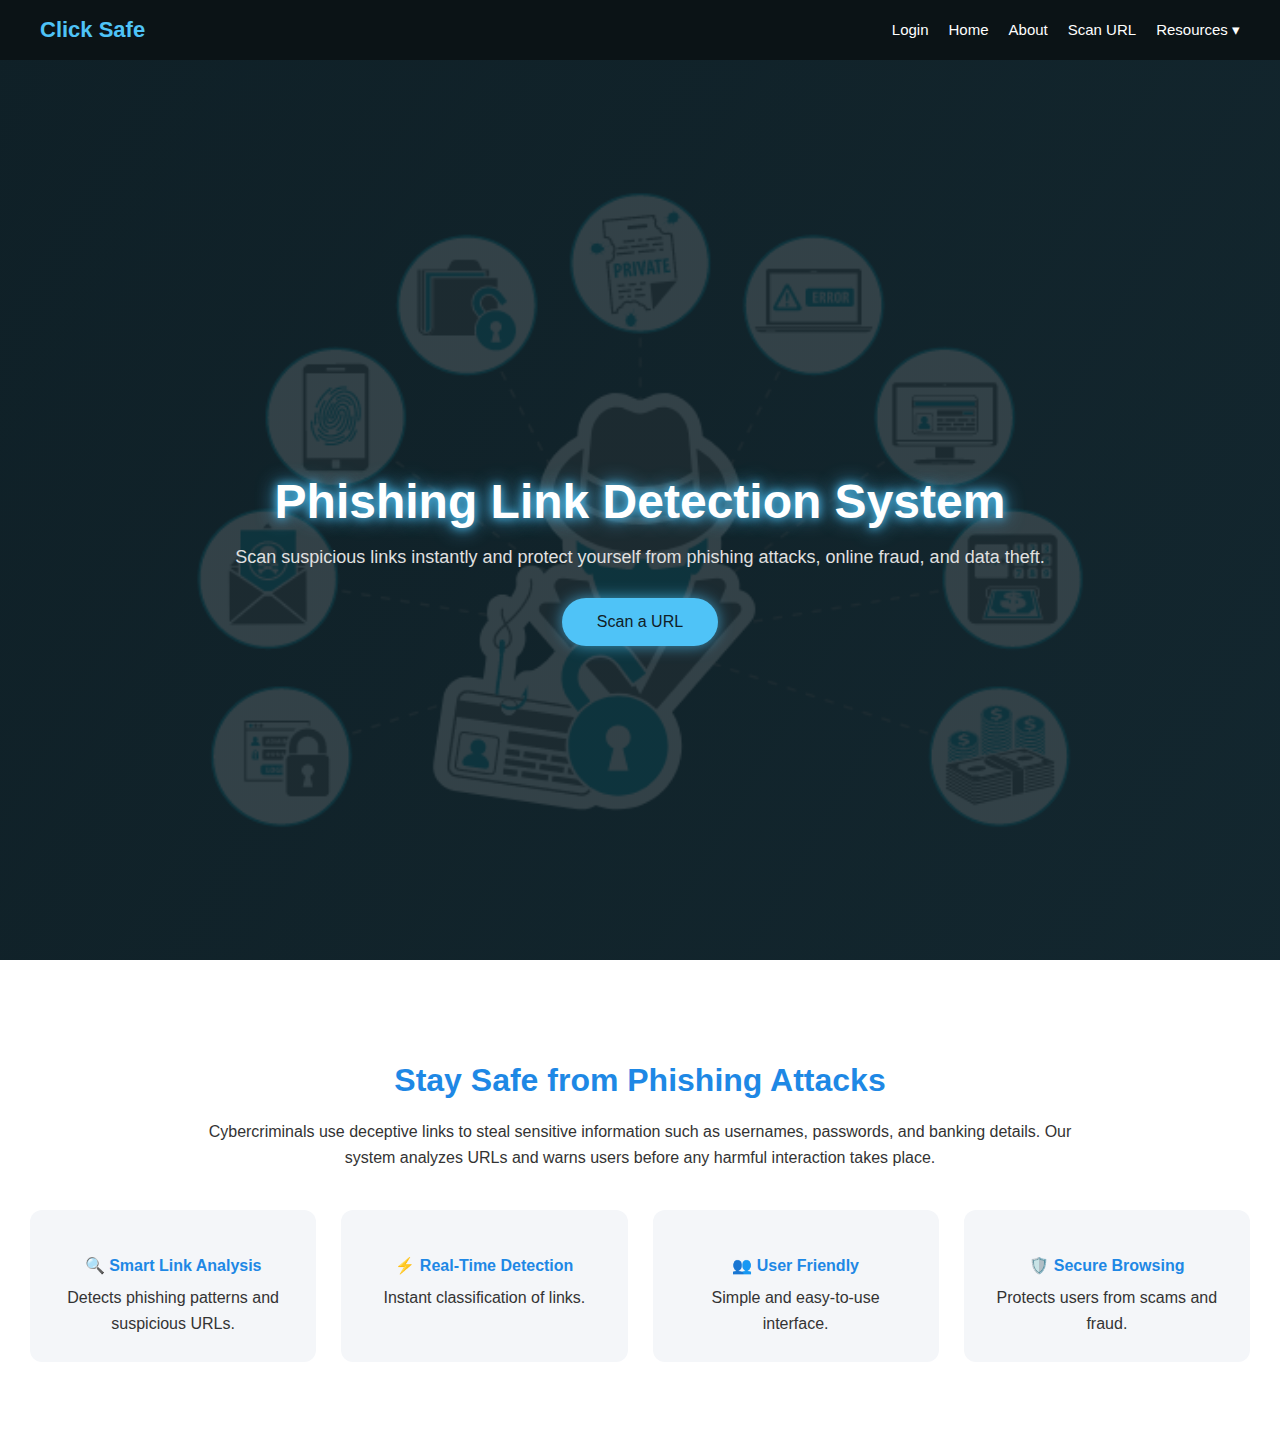
<file: index.html>
<!DOCTYPE html>
<html lang="en">
<head>

<title>Phishing Link Detection System</title>

<style>
    * {
        box-sizing: border-box;
    }

    body {
    margin: 0;
    padding-top: 60px;   /* SAME as navbar height */
    font-family: Arial, sans-serif;
    color: white;
    overflow-x: hidden;
    background: linear-gradient(120deg, #0f2027, #203a43, #2c5364);
}

    /* DROPDOWN MENU */
.dropdown {
    position: relative;
}


.dropdown-menu {
    display: none;
    position: absolute;
    top: 35px;
    right: 0;
    background: rgba(0, 0, 0, 0.85);
    min-width: 180px;
    border-radius: 8px;
    padding: 10px 0;
    z-index: 100;
}

.dropdown-menu li {
    list-style: none;
}

.dropdown-menu li a {
    color: white;
    padding: 10px 15px;
    display: block;
    font-size: 14px;
}

.dropdown-menu li a:hover {
    background: #4fc3f7;
    color: #0f2027;
}

/* Show dropdown */
.dropdown-menu.show {
    display: block;
}


    /* NAVBAR */
   nav {
    position: fixed;
    top: 0;
    left: 0;
    width: 100%;
    height: 60px;
    display: flex;
    justify-content: space-between;
    align-items: center;
    padding: 0 40px;
    background: #0b1316;   /* solid dark */
    z-index: 9999;        /* stays on top */
}


    nav h1 {
        color: #4fc3f7;
        font-size: 22px;
    }

    nav ul {
        list-style: none;
        display: flex;
        gap: 20px;
        margin: 0;
        padding: 0;
    }

    nav ul li a {
    color: #ffffff;
    text-decoration: none;
    font-size: 15px;
    transition: color 0.3s;
}

nav ul li a:hover {
    color: #4fc3f7;
}


    /* HERO SECTION */
    .hero {
        min-height: 100vh;
        display: flex;
        align-items: center;
        justify-content: center;
        text-align: center;
        padding: 120px 20px 60px;

         background:
        linear-gradient(
            rgba(15, 32, 39, 0.85),
            rgba(15, 32, 39, 0.85)
        ),
        url("phishing.png");

    background-repeat: no-repeat;
    background-size: contain;   /* IMPORTANT */
    background-position: center center; /* FORCE CENTER */
    }

    .hero-content {
        max-width: 900px;
        animation: fadeUp 1.5s ease;
    }

    .hero h2 {
        font-size: 48px;
        margin-bottom: 15px;
        text-shadow: 0 0 10px #4fc3f7,
                     0 0 20px #4fc3f7;
    }

    .hero p {
        font-size: 18px;
        margin-bottom: 30px;
        color: #e0e0e0;
    }

    .hero button {
        padding: 15px 35px;
        border-radius: 30px;
        border: none;
        background: #4fc3f7;
        color: #0f2027;
        font-size: 16px;
        cursor: pointer;
        box-shadow: 0 0 15px rgba(79,195,247,0.7);
        transition: transform 0.3s, box-shadow 0.3s;
    }

    .hero button:hover {
        transform: scale(1.05);
        box-shadow: 0 0 25px rgba(79,195,247,1);
    }

    /* INFO SECTION */
    .info {
        background: #ffffff;
        color: #333;
        padding: 70px 30px;
        text-align: center;
    }

    .info h3 {
        font-size: 32px;
        color: #1e88e5;
        margin-bottom: 20px;
    }

    .info p {
        max-width: 900px;
        margin: auto;
        font-size: 16px;
        line-height: 1.6;
    }

    /* CARDS */
    .cards {
        display: grid;
        grid-template-columns: repeat(auto-fit, minmax(250px, 1fr));
        gap: 25px;
        margin-top: 40px;
    }

    .card {
        background: #f4f6f9;
        padding: 25px;
        border-radius: 12px;
        transition: transform 0.3s;
    }

    .card:hover {
        transform: translateY(-5px);
    }

    .card h4 {
        color: #1e88e5;
        margin-bottom: 10px;
    }

    

    /* ANIMATION */
    @keyframes fadeUp {
        from {
            opacity: 0;
            transform: translateY(40px);
        }
        to {
            opacity: 1;
            transform: translateY(0);
        }
    }

    /* MOBILE RESPONSIVE */
    @media (max-width: 768px) {
        nav {
            flex-direction: column;
            gap: 20px;
        }

        .hero h2 {
            font-size: 34px;
        }

        .hero p {
            font-size: 16px;
        }

        nav ul {
            flex-wrap: wrap;
            justify-content: center;
        }
    }
</style>
</head>
<script>
function toggleDropdown() {
    document.getElementById("resourcesMenu").classList.toggle("show");
}

// Close dropdown when clicking outside
window.onclick = function(event) {
    if (!event.target.matches('.dropdown a')) {
        let dropdown = document.getElementById("resourcesMenu");
        if (dropdown.classList.contains('show')) {
            dropdown.classList.remove('show');
        }
    }
}
</script>



<body>

<!-- NAVBAR -->
<nav>
    <h1>Click Safe </h1>
    <ul>
        <li><a href="login.html">Login</a></li>
        <li><a href="index.html">Home</a></li>
        <li><a href="about.html">About</a></li>
        <li><a href="scan url.html">Scan URL</a></li>
        
        <li class="dropdown">
    <a href="#" onclick="toggleDropdown()">Resources ▾</a>
    <ul class="dropdown-menu" id="resourcesMenu">
        <li><a href="resources.html">All Resources</a></li>
        <li><a href="Phishing Detection.html">Phishing Detection</a></li>
       <li><a href="Detection Reports.html">Detection Reports</a></li>
        <li><a href="URL Safety Checker.html">URL Safety Checker</a></li>
    </ul>
</li>


        
    </ul>
</nav>

<!-- HERO -->
<section class="hero">
    <div class="hero-content">
        <h2>Phishing Link Detection System</h2>
        <p>
            Scan suspicious links instantly and protect yourself from phishing attacks,
            online fraud, and data theft.
        </p>
        <button onclick="location.href='scan url.html'">
            Scan a URL
        </button>
    </div>
</section>

<!-- INFO -->
<section class="info">
    <h3>Stay Safe from Phishing Attacks</h3>
    <p>
        Cybercriminals use deceptive links to steal sensitive information such as usernames,
        passwords, and banking details. Our system analyzes URLs and warns users before any
        harmful interaction takes place.
    </p>

    <div class="cards">
        <div class="card">
            <h4>🔍 Smart Link Analysis</h4>
            <p>Detects phishing patterns and suspicious URLs.</p>
        </div>
        <div class="card">
            <h4>⚡ Real-Time Detection</h4>
            <p>Instant classification of links.</p>
        </div>
        <div class="card">
            <h4>👥 User Friendly</h4>
            <p>Simple and easy-to-use interface.</p>
        </div>
        <div class="card">
            <h4>🛡️ Secure Browsing</h4>
            <p>Protects users from scams and fraud.</p>
        </div>
    </div>
</section>



</body>
</html>
</file>
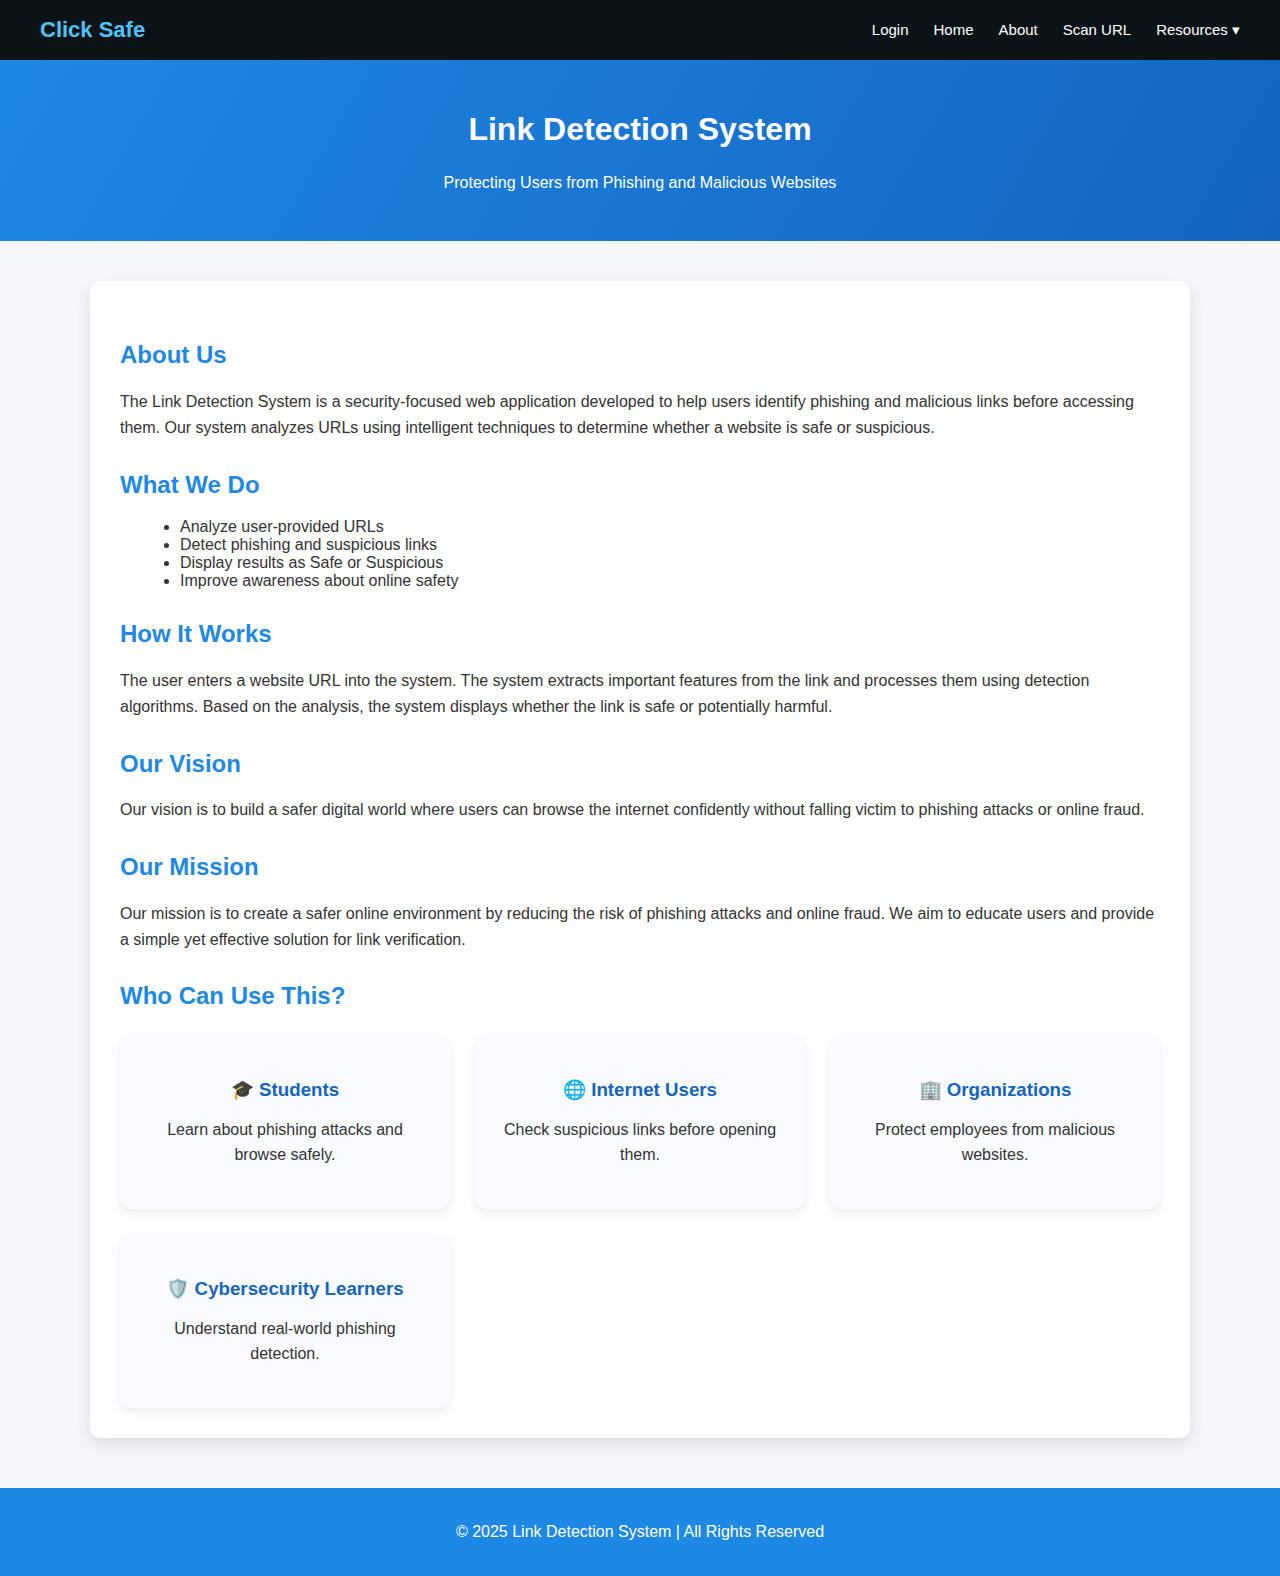
<file: About.html>
<!DOCTYPE html>
<html lang="en">
<head>
    
    <title>About Us</title>

    <style>
        * {
            box-sizing: border-box;
        }

        body {
            font-family: Arial, sans-serif;
            margin: 0;
            background-color: #f4f6f9;
            color: #333;
        }
        /* ===== NAVBAR ===== */
.navbar {
    position: fixed;
    top: 0;
    left: 0;
    width: 100%;
    height: 60px;
    background: #0b1316;
    display: flex;
    align-items: center;
    justify-content: space-between;
    padding: 0 40px;
    z-index: 9999;
}

.logo {
    color: #4fc3f7;
    font-size: 22px;
}

.nav-links {
    list-style: none;
    display: flex;
    gap: 25px;
}

.nav-links li a {
    color: white;
    text-decoration: none;
    font-size: 15px;
}

.nav-links li a:hover {
    color: #4fc3f7;
}

/* DROPDOWN */
.dropdown {
    position: relative;
}

.dropdown-menu {
    display: none;
    position: absolute;
    top: 35px;
    right: 0;
    background: #111;
    list-style: none;
    min-width: 180px;
    border-radius: 6px;
    padding: 8px 0;
}

.dropdown-menu li a {
    padding: 8px 16px;
    display: block;
}

.dropdown-menu li a:hover {
    background: #1a1a1a;
}

.dropdown-menu.show {
    display: block;
}

/* PUSH CONTENT DOWN */
body {
    padding-top: 60px;
}



        /* HEADER */
        header {
            background: linear-gradient(120deg, #1e88e5, #1565c0);
            color: white;
            padding: 30px;
            text-align: center;
            animation: fadeDown 1.2s ease;
        }

        /* CONTAINER */
        .container {
            max-width: 1100px;
            margin: 40px auto;
            background: #fff;
            padding: 30px;
            border-radius: 10px;
            box-shadow: 0 6px 15px rgba(0,0,0,0.1);
            animation: fadeUp 1.2s ease;
        }

        h2 {
            color: #1e88e5;
            margin-top: 30px;
        }

        p {
            line-height: 1.6;
        }

        ul {
            margin-left: 20px;
        }

        /* CARDS */
        .cards {
            display: grid;
            grid-template-columns: repeat(auto-fit, minmax(250px, 1fr));
            gap: 25px;
            margin-top: 25px;
        }

        .card {
            background: #f9fbff;
            padding: 25px;
            border-radius: 12px;
            text-align: center;
            transition: transform 0.3s ease, box-shadow 0.3s ease;
            box-shadow: 0 4px 10px rgba(0,0,0,0.08);
        }

        .card:hover {
            transform: translateY(-10px) scale(1.02);
            box-shadow: 0 10px 25px rgba(0,0,0,0.15);

        }
        .card:active {
        background-color: aqua;
}


        .card h3 {
            color: #1565c0;
            margin-bottom: 10px;
        }

        /* FOOTER */
        footer {
            text-align: center;
            padding: 15px;
            background-color: #1e88e5;
            color: white;
            margin-top: 50px;
        }

        /* ANIMATIONS */
        @keyframes fadeUp {
            from {
                opacity: 0;
                transform: translateY(40px);
            }
            to {
                opacity: 1;
                transform: translateY(0);
            }
        }

        @keyframes fadeDown {
            from {
                opacity: 0;
                transform: translateY(-40px);
            }
            to {
                opacity: 1;
                transform: translateY(0);
            }
        }

         /* MOBILE RESPONSIVE */
    @media (max-width: 768px) {
        nav {
            flex-direction: column;
            gap: 20px;
        }

        .hero h2 {
            font-size: 34px;
        }

        .hero p {
            font-size: 16px;
        }

        nav ul {
            flex-wrap: wrap;
            justify-content: center;
        }
    }
    </style>
</head>
<script>
function toggleDropdown(e) {
    e.preventDefault();
    document.getElementById("resourcesMenu").classList.toggle("show");
}

window.onclick = function(event) {
    if (!event.target.closest(".dropdown")) {
        let menu = document.getElementById("resourcesMenu");
        if (menu) menu.classList.remove("show");
    }
}
</script>

<body>
<!-- NAVBAR -->
<nav class="navbar">
    <h1 class="logo">Click Safe</h1>
    <ul class="nav-links">
        <li><a href="login.html">Login</a></li>
        <li><a href="index.html">Home</a></li>
        <li><a href="About.html">About</a></li>
        <li><a href="scan url.html">Scan URL</a></li>

        <li class="dropdown">
            <a href="#" onclick="toggleDropdown(event)">Resources ▾</a>
            <ul class="dropdown-menu" id="resourcesMenu">
                <li><a href="resources.html">All Resources</a></li>
                <li><a href="Phishing Detection.html">Phishing Detection</a></li>
               <li><a href="Detection Reports.html">Detection Reports</a></li>
                <li><a href="URL Safety Checker.html">URL Safety Checker</a></li>
            </ul>
        </li>
    </ul>
</nav>

<header>
    <h1>Link Detection System</h1>
    <p>Protecting Users from Phishing and Malicious Websites</p>
</header>

<div class="container">

    <h2>About Us</h2>
    <p>
        The Link Detection System is a security-focused web application developed to help users identify phishing and malicious links before accessing them.
        Our system analyzes URLs using intelligent techniques to determine whether a website is safe or suspicious.
    </p>

    <h2>What We Do</h2>
    <ul>
        <li>Analyze user-provided URLs</li>
        <li>Detect phishing and suspicious links</li>
        <li>Display results as Safe or Suspicious</li>
        <li>Improve awareness about online safety</li>
    </ul>

    <h2>How It Works</h2>
    <p>
        The user enters a website URL into the system. The system extracts important features from the link and processes them using detection algorithms. 
        Based on the analysis, the system displays whether the link is safe or potentially harmful.
    </p>

    <h2>Our Vision</h2>
    <p>
        Our vision is to build a safer digital world where users can browse the internet
        confidently without falling victim to phishing attacks or online fraud.
    </p>

    <h2>Our Mission</h2>
    <p>
       Our mission is to create a safer online environment by reducing the risk of phishing attacks and online fraud.
       We aim to educate users and provide a simple yet effective solution for link verification.
    </p>

    <h2>Who Can Use This?</h2>

    <div class="cards">
        <div class="card">
            <h3>🎓 Students</h3>
            <p>Learn about phishing attacks and browse safely.</p>
        </div>
        <div class="card">
            <h3>🌐 Internet Users</h3>
            <p>Check suspicious links before opening them.</p>
        </div>
        <div class="card">
            <h3>🏢 Organizations</h3>
            <p>Protect employees from malicious websites.</p>
        </div>
        <div class="card">
            <h3>🛡️ Cybersecurity Learners</h3>
            <p>Understand real-world phishing detection.</p>
        </div>
    </div>

</div>

<footer>
    <p>&copy; 2025 Link Detection System | All Rights Reserved</p>
</footer>

</body>
</html>
</file>
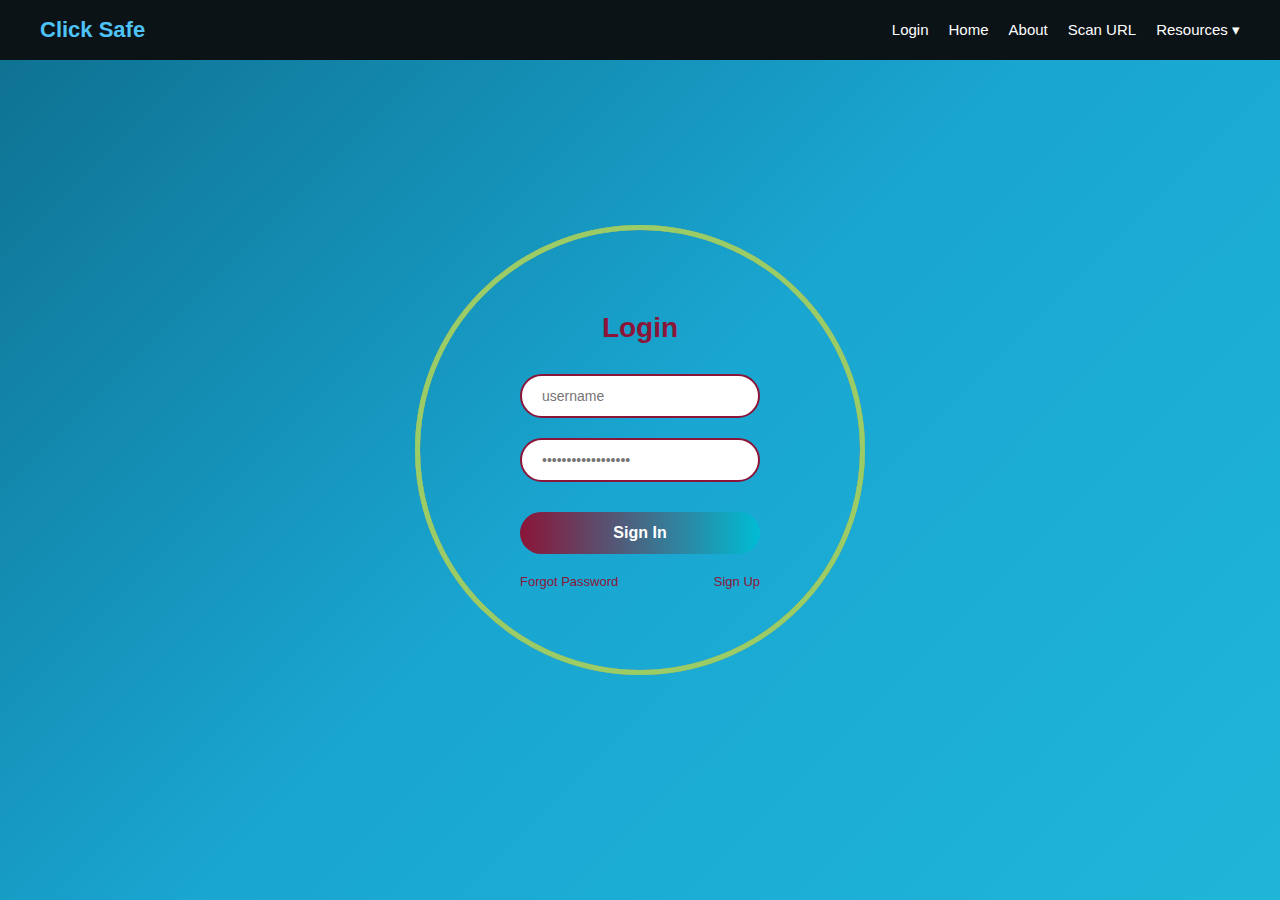
<file: login.html>
<!DOCTYPE html>
<html lang="en">

<head>
    <meta charset="UTF-8">
    <meta name="viewport" content="width=device-width, initial-scale=1.0">
    <title>login page</title>
    <link rel="stylesheet" href="style1.css">
</head>

<body>
    <nav>
    <h1>Click Safe </h1>
    <ul>
        <li><a href="login.html">Login</a></li>
        <li><a href="index.html">Home</a></li>
        <li><a href="about.html">About</a></li>
        <li><a href="scan url.html">Scan URL</a></li>
        
        <li class="dropdown">
    <a href="#" onclick="toggleDropdown()">Resources ▾</a>
    <ul class="dropdown-menu" id="resourcesMenu">
        <li><a href="resources.html">All Resources</a></li>
        <li><a href="Phishing Detection.html">Phishing Detection</a></li>
       <li><a href="Detection Reports.html">Detection Reports</a></li>
        <li><a href="URL Safety Checker.html">URL Safety Checker</a></li>
    </ul>
</li>


        
    </ul>
</nav>
    <div class="login-container">
        <div class="circles-wrapper">
            <div class="circle"></div>
            <div class="circle"></div>
            <div class="circle"></div>
            <div class="circle"></div>
        </div>

        <div class="login-box">
            <h2>Login</h2>
            <form id="loginForm">
                <div class="input-group">
                    <input type="text" id="username" placeholder="username" required>
                </div>
                <div class="input-group">
                    <input type="password" id="password" placeholder="••••••••••••••••••" required>
                </div>
                <button type="submit" class="sign-in-btn">Sign In</button>
                <div class="links">
                    <a href="#" id="forgotPassword">Forgot Password</a>
                    <a href="#" id="signUp">Sign Up</a>
                </div>
            </form>
        </div>
    </div>
    <script src="script1.js"></script>
    <!-- Copyright © 2026 CodeZenithAI All rights reserved. -->
</body>

</html>
</file>
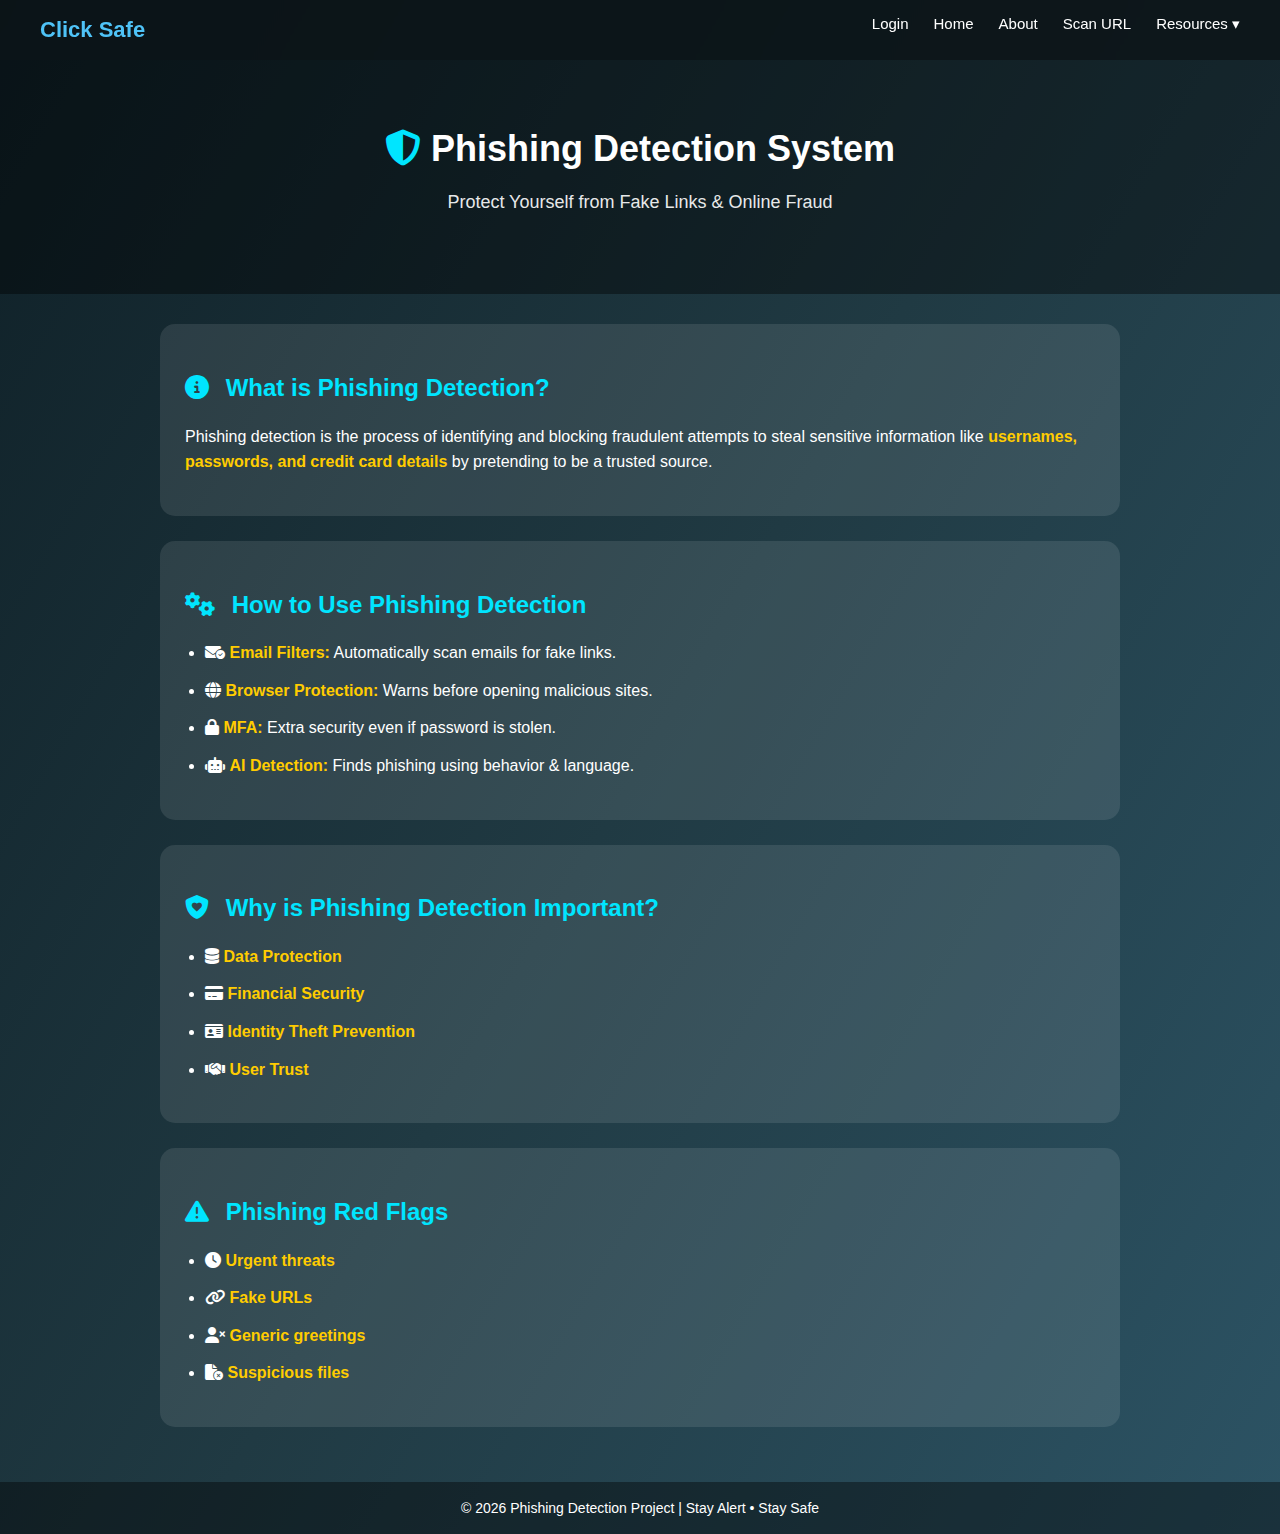
<file: Phishing Detection.html>
<!DOCTYPE html>
<html lang="en">
<head>
    <meta charset="UTF-8">
    <title>Phishing Detection</title>
    <meta name="viewport" content="width=device-width, initial-scale=1.0">

    <!-- Font Awesome Icons -->
    <link rel="stylesheet" href="https://cdnjs.cloudflare.com/ajax/libs/font-awesome/6.5.1/css/all.min.css">

    <style>
        * {
            box-sizing: border-box;
        }

        body {
            margin: 0;
            padding-top: 60px; /* FIX for fixed navbar */
            font-family: Arial, sans-serif;
            background: linear-gradient(120deg, #0f2027, #203a43, #2c5364);
            color: white;
            line-height: 1.6;
            overflow-x: hidden;
        }

        /* ===== NAVBAR ===== */
        .navbar {
            position: fixed;
            top: 0;
            left: 0;
            width: 100%;
            height: 60px;
            background: rgba(11, 19, 22, 0.9);
            backdrop-filter: blur(6px);
            display: flex;
            align-items: center;
            justify-content: space-between;
            padding: 0 40px;
            z-index: 9999;
        }

        .logo {
            color: #4fc3f7;
            font-size: 22px;
            font-weight: bold;
        }

        .nav-links {
            list-style: none;
            display: flex;
            gap: 25px;
            margin: 0;
            padding: 0;
        }

        .nav-links li a {
            color: white;
            text-decoration: none;
            font-size: 15px;
            transition: color 0.3s;
        }

        .nav-links li a:hover {
            color: #4fc3f7;
        }

        /* DROPDOWN */
        .dropdown {
            position: relative;
        }

        .dropdown-menu {
            display: none;
            position: absolute;
            top: 35px;
            right: 0;
            background: #111;
            list-style: none;
            min-width: 180px;
            border-radius: 6px;
            padding: 8px 0;
        }

        .dropdown-menu li a {
            padding: 8px 16px;
            display: block;
            font-size: 14px;
        }

        .dropdown-menu li a:hover {
            background: #1a1a1a;
        }

        .dropdown-menu.show {
            display: block;
        }

        /* ===== HEADER ===== */
        header {
            text-align: center;
            padding: 60px 20px;
            background: rgba(0, 0, 0, 0.4);
            animation: slideDown 1s ease;
        }

        header h1 {
            margin: 0;
            font-size: 36px;
        }

        header i {
            color: #00e5ff;
        }

        header p {
            margin-top: 10px;
            font-size: 18px;
            opacity: 0.9;
        }

        /* ===== CONTENT ===== */
        .container {
            max-width: 1000px;
            margin: auto;
            padding: 30px 20px;
        }

        section {
            background: rgba(255, 255, 255, 0.1);
            padding: 25px;
            margin-bottom: 25px;
            border-radius: 15px;
            animation: fadeUp 1s ease;
            transition: transform 0.3s, box-shadow 0.3s;
        }

        section:hover {
            transform: translateY(-6px);
            box-shadow: 0 10px 25px rgba(0, 0, 0, 0.4);
        }

        section h2 {
            color: #00e5ff;
            margin-bottom: 10px;
        }

        section h2 i {
            margin-right: 10px;
        }

        ul {
            padding-left: 20px;
        }

        ul li {
            margin-bottom: 12px;
        }

        .highlight {
            color: #ffcc00;
            font-weight: bold;
        }

        /* ===== FOOTER ===== */
        footer {
            text-align: center;
            padding: 15px;
            background: rgba(0, 0, 0, 0.4);
            font-size: 14px;
            animation: fadeIn 2s ease;
        }

        /* ===== ANIMATIONS ===== */
        @keyframes fadeUp {
            from {
                opacity: 0;
                transform: translateY(40px);
            }
            to {
                opacity: 1;
                transform: translateY(0);
            }
        }

        @keyframes slideDown {
            from {
                opacity: 0;
                transform: translateY(-40px);
            }
            to {
                opacity: 1;
                transform: translateY(0);
            }
        }

        @keyframes fadeIn {
            from { opacity: 0; }
            to { opacity: 1; }
        }

        /* ===== RESPONSIVE ===== */
        @media (max-width: 768px) {
            .nav-links {
                gap: 15px;
            }

            header h1 {
                font-size: 28px;
            }
        }
    </style>
</head>

<body>

<!-- NAVBAR -->
<nav class="navbar">
    <div class="logo">Click Safe</div>
    <ul class="nav-links">
        <li><a href="login.html">Login</a></li>
        <li><a href="index.html">Home</a></li>
        <li><a href="About.html">About</a></li>
        <li><a href="scan url.html">Scan URL</a></li>

        <li class="dropdown">
            <a href="#" onclick="toggleDropdown(event)">Resources ▾</a>
            <ul class="dropdown-menu" id="resourcesMenu">
                <li><a href="resources.html">All Resources</a></li>
                <li><a href="Phishing Detection.html">Phishing Detection</a></li>
                <li><a href="Detection Reports.html">Detection Reports</a></li>
                <li><a href="URL Safety Checker.html">URL Safety Checker</a></li>
            </ul>
        </li>
    </ul>
</nav>

<!-- HEADER -->
<header>
    <h1><i class="fa-solid fa-shield-halved"></i> Phishing Detection System</h1>
    <p>Protect Yourself from Fake Links & Online Fraud</p>
</header>

<!-- CONTENT -->
<div class="container">

    <section>
        <h2><i class="fa-solid fa-circle-info"></i> What is Phishing Detection?</h2>
        <p>
            Phishing detection is the process of identifying and blocking fraudulent attempts to
            steal sensitive information like
            <span class="highlight">usernames, passwords, and credit card details</span>
            by pretending to be a trusted source.
        </p>
    </section>

    <section>
        <h2><i class="fa-solid fa-gears"></i> How to Use Phishing Detection</h2>
        <ul>
            <li><i class="fa-solid fa-envelope-circle-check"></i>
                <span class="highlight"> Email Filters:</span> Automatically scan emails for fake links.
            </li>
            <li><i class="fa-solid fa-globe"></i>
                <span class="highlight"> Browser Protection:</span> Warns before opening malicious sites.
            </li>
            <li><i class="fa-solid fa-lock"></i>
                <span class="highlight"> MFA:</span> Extra security even if password is stolen.
            </li>
            <li><i class="fa-solid fa-robot"></i>
                <span class="highlight"> AI Detection:</span> Finds phishing using behavior & language.
            </li>
        </ul>
    </section>

    <section>
        <h2><i class="fa-solid fa-shield-heart"></i> Why is Phishing Detection Important?</h2>
        <ul>
            <li><i class="fa-solid fa-database"></i>
                <span class="highlight"> Data Protection</span>
            </li>
            <li><i class="fa-solid fa-credit-card"></i>
                <span class="highlight"> Financial Security</span>
            </li>
            <li><i class="fa-solid fa-id-card"></i>
                <span class="highlight"> Identity Theft Prevention</span>
            </li>
            <li><i class="fa-solid fa-handshake"></i>
                <span class="highlight"> User Trust</span>
            </li>
        </ul>
    </section>

    <section>
        <h2><i class="fa-solid fa-triangle-exclamation"></i> Phishing Red Flags</h2>
        <ul>
            <li><i class="fa-solid fa-clock"></i>
                <span class="highlight"> Urgent threats</span>
            </li>
            <li><i class="fa-solid fa-link"></i>
                <span class="highlight"> Fake URLs</span>
            </li>
            <li><i class="fa-solid fa-user-xmark"></i>
                <span class="highlight"> Generic greetings</span>
            </li>
            <li><i class="fa-solid fa-file-circle-xmark"></i>
                <span class="highlight"> Suspicious files</span>
            </li>
        </ul>
    </section>

</div>

<footer>
    © 2026 Phishing Detection Project | Stay Alert • Stay Safe
</footer>

<script>
function toggleDropdown(e) {
    e.preventDefault();
    document.getElementById("resourcesMenu").classList.toggle("show");
}

window.onclick = function (event) {
    if (!event.target.closest(".dropdown")) {
        let menu = document.getElementById("resourcesMenu");
        if (menu) menu.classList.remove("show");
    }
};
</script>

</body>
</html>
</file>
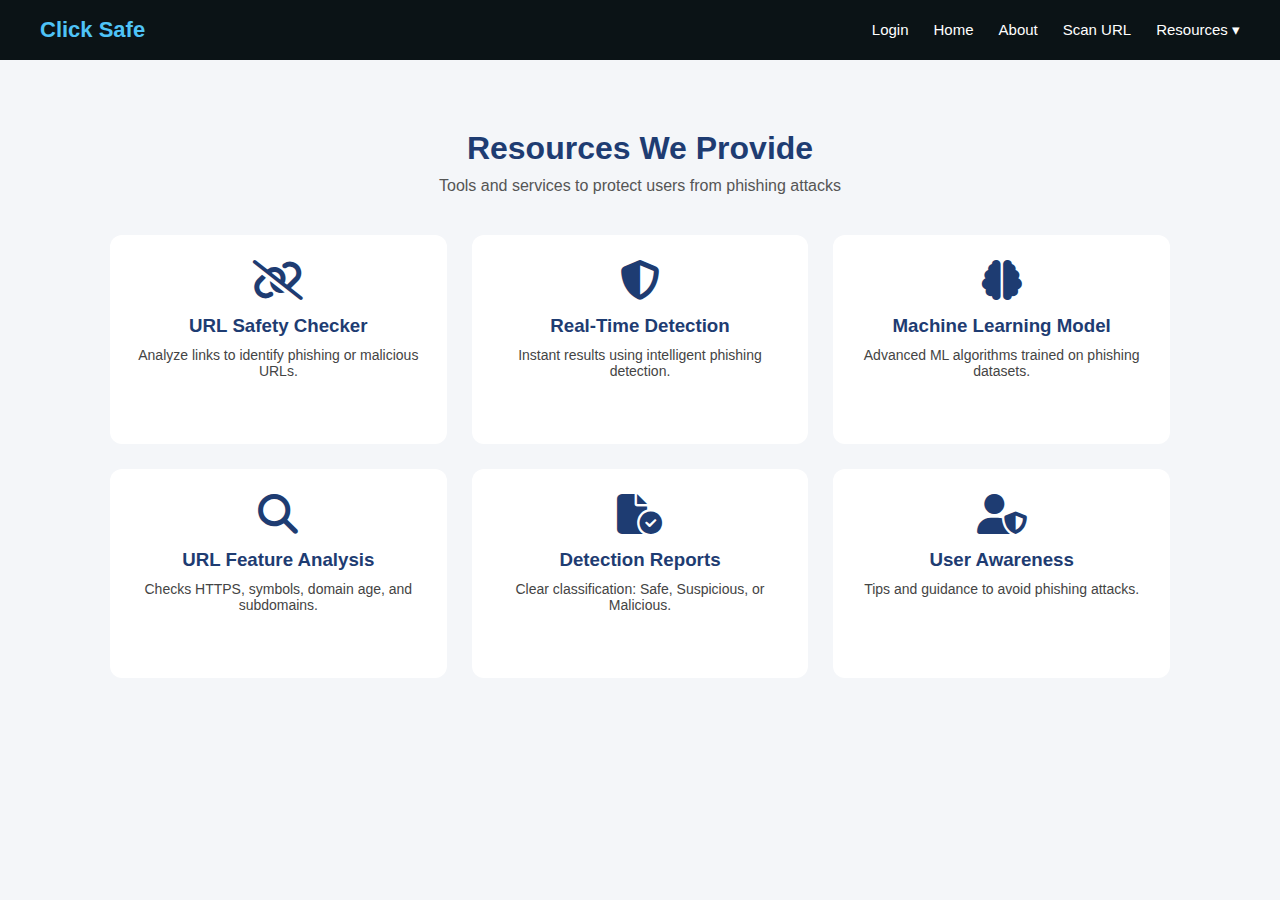
<file: resources.html>
<!DOCTYPE html>
<html lang="en">
<head>
    <meta charset="UTF-8">
    <meta name="viewport" content="width=device-width, initial-scale=1.0">
    <title>Resources Page</title>

    <!-- Font Awesome Icons -->
    <link rel="stylesheet" href="https://cdnjs.cloudflare.com/ajax/libs/font-awesome/6.5.1/css/all.min.css">

    <style>
        * {
            margin: 0;
            padding: 0;
            box-sizing: border-box;
            font-family: Arial, sans-serif;
        }

        body {
            background: #f4f6f9;
        }

        /* ===== NAVBAR ===== */
.navbar {
    position: fixed;
    top: 0;
    left: 0;
    width: 100%;
    height: 60px;
    background: #0b1316;
    display: flex;
    align-items: center;
    justify-content: space-between;
    padding: 0 40px;
    z-index: 9999;
}

.logo {
    color: #4fc3f7;
    font-size: 22px;
}

.nav-links {
    list-style: none;
    display: flex;
    gap: 25px;
}

.nav-links li a {
    color: white;
    text-decoration: none;
    font-size: 15px;
}

.nav-links li a:hover {
    color: #4fc3f7;
}

/* DROPDOWN */
.dropdown {
    position: relative;
}

.dropdown-menu {
    display: none;
    position: absolute;
    top: 35px;
    right: 0;
    background: #111;
    list-style: none;
    min-width: 180px;
    border-radius: 6px;
    padding: 8px 0;
}

.dropdown-menu li a {
    padding: 8px 16px;
    display: block;
}

.dropdown-menu li a:hover {
    background: #1a1a1a;
}

.dropdown-menu.show {
    display: block;
}

/* PUSH CONTENT DOWN */
body {
    padding-top: 60px;
}

        /* ===== RESOURCES SECTION ===== */
        .resources-container {
            max-width: 1100px;
            margin: 50px auto;
            padding: 20px;
        }

        .resources-container h1 {
            text-align: center;
            color: #1e3c72;
            margin-bottom: 10px;
        }

        .resources-container p {
            text-align: center;
            margin-bottom: 40px;
            color: #555;
        }

        .resource-grid {
            display: grid;
            grid-template-columns: repeat(auto-fit, minmax(250px, 1fr));
            gap: 25px;
        }

        .resource-card {
            background: #ffffff;
            padding: 25px;
            border-radius: 12px;
            text-align: center;
            cursor: pointer;
            transition: transform 0.3s, background 0.3s, box-shadow 0.3s;
        }

        .resource-card i {
            font-size: 40px;
            color: #1e3c72;
            margin-bottom: 15px;
        }

        .resource-card h3 {
            margin-bottom: 10px;
            color: #1e3c72;
        }

        .resource-card p {
            font-size: 14px;
            color: #444;
        }

        /* Hover animation */
        .resource-card:hover {
            transform: translateY(-8px);
            background: #eef3ff;
            box-shadow: 0 10px 20px rgba(0,0,0,0.15);
        }

        /* Click animation */
        .resource-card:active {
            transform: scale(0.95);
            background: #dbe6ff;
        }
    </style>
</head>
<script>
function toggleDropdown(e) {
    e.preventDefault();
    document.getElementById("resourcesMenu").classList.toggle("show");
}

window.onclick = function(event) {
    if (!event.target.closest(".dropdown")) {
        let menu = document.getElementById("resourcesMenu");
        if (menu) menu.classList.remove("show");
    }
}
</script>


<body>
   <!-- NAVBAR -->
<nav class="navbar">
    <h1 class="logo">Click Safe</h1>
    <ul class="nav-links">
        <li><a href="login.html">Login</a></li>
        <li><a href="index.html">Home</a></li>
        <li><a href="About.html">About</a></li>
        <li><a href="scan url.html">Scan URL</a></li>

        <li class="dropdown">
            <a href="#" onclick="toggleDropdown(event)">Resources ▾</a>
            <ul class="dropdown-menu" id="resourcesMenu">
                <li><a href="resources.html">All Resources</a></li>
                <li><a href="Phishing Detection.html">Phishing Detection</a></li>
                <li><a href="Detection Reports.html">Detection Reports</a></li>
                <li><a href="URL Safety Checker.html">URL Safety Checker</a></li>
            </ul>
        </li>
    </ul>
</nav>


    <!-- RESOURCES -->
    <section class="resources-container">
        <h1>Resources We Provide</h1>
        <p>Tools and services to protect users from phishing attacks</p>

        <div class="resource-grid">
            <div class="resource-card">
                <i class="fa-solid fa-link-slash"></i>
                <h3>URL Safety Checker</h3>
                <p>Analyze links to identify phishing or malicious URLs.</p>
            </div>

            <div class="resource-card">
                <i class="fa-solid fa-shield-halved"></i>
                <h3>Real-Time Detection</h3>
                <p>Instant results using intelligent phishing detection.</p>
            </div>

            <div class="resource-card">
                <i class="fa-solid fa-brain"></i>
                <h3>Machine Learning Model</h3>
                <p>Advanced ML algorithms trained on phishing datasets.</p>
            </div>

            <div class="resource-card">
                <i class="fa-solid fa-magnifying-glass"></i>
                <h3>URL Feature Analysis</h3>
                <p>Checks HTTPS, symbols, domain age, and subdomains.</p>
            </div>

            <div class="resource-card">
                <i class="fa-solid fa-file-circle-check"></i>
                <h3>Detection Reports</h3>
                <p>Clear classification: Safe, Suspicious, or Malicious.</p>
            </div>

            <div class="resource-card">
                <i class="fa-solid fa-user-shield"></i>
                <h3>User Awareness</h3>
                <p>Tips and guidance to avoid phishing attacks.</p>
            </div>
        </div>
    </section>

</body>
</html>
</file>
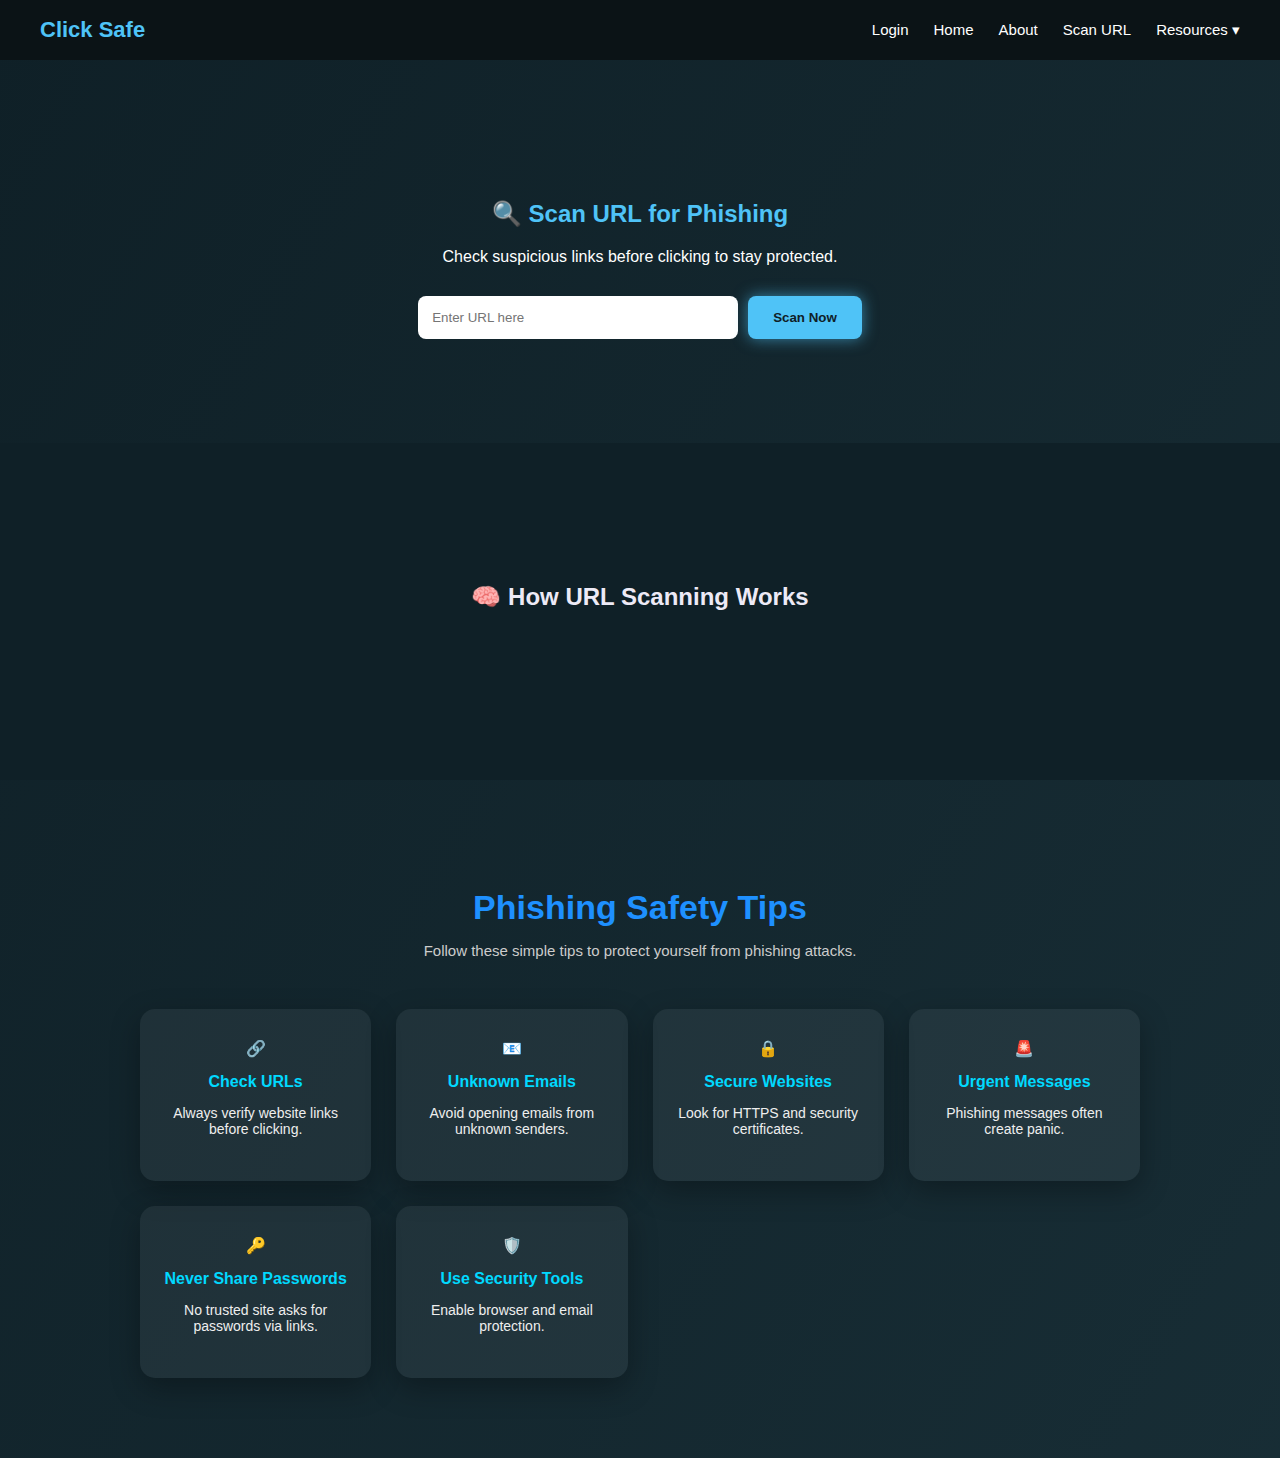
<file: scan url.html>
<!DOCTYPE html>
<html lang="en">
<head>
<meta charset="UTF-8">
<meta name="viewport" content="width=device-width, initial-scale=1.0">
<title>Scan URL | Click Safe</title>

<style>
*{box-sizing:border-box;font-family:Arial,sans-serif}

body{
    margin:0;
    color:white;
    background:linear-gradient(120deg,#0f2027,#203a43,#2c5364);
    background-size:400% 400%;
    animation:bgMove 12s ease infinite;
}

@keyframes bgMove{
    0%{background-position:0% 50%}
    50%{background-position:100% 50%}
    100%{background-position:0% 50%}
}

/* ===== NAVBAR ===== */
.navbar {
    position: fixed;
    top: 0;
    left: 0;
    width: 100%;
    height: 60px;
    background: #0b1316;
    display: flex;
    align-items: center;
    justify-content: space-between;
    padding: 0 40px;
    z-index: 9999;
}

.logo {
    color: #4fc3f7;
    font-size: 22px;
}

.nav-links {
    list-style: none;
    display: flex;
    gap: 25px;
}

.nav-links li a {
    color: white;
    text-decoration: none;
    font-size: 15px;
}

.nav-links li a:hover {
    color: #4fc3f7;
}

/* DROPDOWN */
.dropdown {
    position: relative;
}

.dropdown-menu {
    display: none;
    position: absolute;
    top: 35px;
    right: 0;
    background: #111;
    list-style: none;
    min-width: 180px;
    border-radius: 6px;
    padding: 8px 0;
}

.dropdown-menu li a {
    padding: 8px 16px;
    display: block;
}

.dropdown-menu li a:hover {
    background: #1a1a1a;
}

.dropdown-menu.show {
    display: block;
}

/* PUSH CONTENT DOWN */
body {
    padding-top: 60px;
}

nav h1{color:#4fc3f7}
nav ul{list-style:none;display:flex;gap:20px}
nav ul li a{color:white;text-decoration:none}

/* SECTION BASE */
section{
    padding:120px 20px 60px;
    text-align:center;
}

/* SCAN SECTION */
.scan-box{
    margin-top:30px;
    display:flex;
    justify-content:center;
    gap:10px;
    flex-wrap:wrap;
}
.scan-box input{
    width:320px;
    padding:14px;
    border-radius:8px;
    border:none;
}
.scan-box button{
    padding:14px 25px;
    border-radius:8px;
    border:none;
    background:#4fc3f7;
    color:#0f2027;
    font-weight:bold;
    cursor:pointer;
    box-shadow:0 0 15px rgba(79,195,247,.6);
}

/* STATUS */
.scan-status{
    margin-top:25px;
    opacity:0;
    animation:blink 1.5s infinite;
}
@keyframes blink{
    0%,100%{opacity:.4}
    50%{opacity:1}
}

/* PROGRESS */
.progress-bar{
    width:300px;
    height:8px;
    background:rgba(255,255,255,.2);
    border-radius:10px;
    margin:20px auto;
    overflow:hidden;
    display:none;
}
.progress{
    height:100%;
    width:0%;
    background:#4fc3f7;
    animation:load 3s forwards;
}
@keyframes load{to{width:100%}}

/* RESULT */
.result{
    display:none;
    margin:25px auto;
    padding:20px;
    width:300px;
    border-radius:12px;
    animation:pop .6s ease;
}
@keyframes pop{
    from{transform:scale(.7);opacity:0}
    to{transform:scale(1);opacity:1}
}
.safe{color:#4caf50;background:rgba(76,175,80,.15)}
.danger{color:#f44336;background:rgba(244,67,54,.15)}

/* INFO SECTIONS */
.light{
    background:#0f2027;
    color:#edeaf6;
}
.cards{
    margin-top:40px;
    display:grid;
    grid-template-columns:repeat(auto-fit,minmax(220px,1fr));
    gap:20px;
}
.card{
    background:#410e4a;
    padding:25px;
    border-radius:12px;
    transform:translateY(30px);
    opacity:0;
    transition:.6s;
}
.card.show{
    transform:translateY(0);
    opacity:1;
}

/* PHISHING SAFETY TIPS */
.phishing-tips {
    padding: 80px 20px;
    text-align: center;
    animation: fadeUp 1.2s ease;
}

.phishing-tips h2 {
    font-size: 34px;
    color: #1e90ff;
    margin-bottom: 10px;
}

.tips-subtext {
    color: #ccc;
    margin-bottom: 50px;
    font-size: 15px;
}

/* GRID */
.tips-grid {
    display: grid;
    grid-template-columns: repeat(auto-fit, minmax(220px, 1fr));
    gap: 25px;
    max-width: 1000px;
    margin: auto;
}

/* TIP CARD */
.tip-card {
    background: rgba(255, 255, 255, 0.06);
    border-radius: 15px;
    padding: 30px 20px;
    box-shadow: 0 10px 30px rgba(0,0,0,0.3);
    transition: transform 0.3s ease, box-shadow 0.3s ease;
}

.tip-card h4 {
    margin: 15px 0 10px;
    color: #00d9ff;
}

.tip-card p {
    font-size: 14px;
    color: #eee;
}

/* HOVER ANIMATION */
.tip-card:hover {
    transform: translateY(-10px) scale(1.03);
    box-shadow: 0 15px 40px rgba(0,0,0,0.5);
}

/* REUSE ANIMATION */
@keyframes fadeUp {
    from {
        opacity: 0;
        transform: translateY(40px);
    }
    to {
        opacity: 1;
        transform: translateY(0);
    }
}


/* MOBILE */
@media(max-width:768px){
    .scan-box input{width:220px}
}
</style>
</head>
<script>
function toggleDropdown(e) {
    e.preventDefault();
    document.getElementById("resourcesMenu").classList.toggle("show");
}

window.onclick = function(event) {
    if (!event.target.closest(".dropdown")) {
        let menu = document.getElementById("resourcesMenu");
        if (menu) menu.classList.remove("show");
    }
}
</script>


<body>

<!-- NAVBAR -->
<nav class="navbar">
    <h1 class="logo">Click Safe</h1>
    <ul class="nav-links">
        <li><a href="login.html">Login</a></li>
        <li><a href="index.html">Home</a></li>
        <li><a href="About.html">About</a></li>
        <li><a href="scan url.html">Scan URL</a></li>

        <li class="dropdown">
            <a href="#" onclick="toggleDropdown(event)">Resources ▾</a>
            <ul class="dropdown-menu" id="resourcesMenu">
                <li><a href="resources.html">All Resources</a></li>
                <li><a href="Phishing Detection.html">Phishing Detection</a></li>
                <li><a href="Detection Reports.html">Detection Reports</a></li>
                <li><a href="URL Safety Checker.html">URL Safety Checker</a></li>
            </ul>
        </li>
    </ul>
</nav>

<!-- SCAN URL -->
<section>
    <h2 style="color:#4fc3f7">🔍 Scan URL for Phishing</h2>
    <p>Check suspicious links before clicking to stay protected.</p>

    <div class="scan-box">
        <input type="text" placeholder="Enter URL here">
        <button onclick="startScan()">Scan Now</button>
    </div>

    <div class="scan-status" id="status">🤖 AI is analyzing the link...</div>

    <div class="progress-bar" id="bar">
        <div class="progress"></div>
    </div>

    <div class="result safe" id="result">✅ This URL is SAFE</div>
</section>

<!-- HOW IT WORKS -->
<section class="light">
    <h2>🧠 How URL Scanning Works</h2>
    <div class="cards">
        <div class="card">🔗 URL Structure Analysis</div>
        <div class="card">📊 Feature Extraction</div>
        <div class="card">🤖 ML Model Prediction</div>
        <div class="card">⚠️ Risk Classification</div>
    </div>
</section>

<!-- SAFETY TIPS -->
<!-- PHISHING SAFETY TIPS -->
<section class="phishing-tips">
    <h2>Phishing Safety Tips</h2>
    <p class="tips-subtext">
        Follow these simple tips to protect yourself from phishing attacks.
    </p>

    <div class="tips-grid">
        <div class="tip-card">
            🔗
            <h4>Check URLs</h4>
            <p>Always verify website links before clicking.</p>
        </div>

        <div class="tip-card">
            📧
            <h4>Unknown Emails</h4>
            <p>Avoid opening emails from unknown senders.</p>
        </div>

        <div class="tip-card">
            🔒
            <h4>Secure Websites</h4>
            <p>Look for HTTPS and security certificates.</p>
        </div>

        <div class="tip-card">
            🚨
            <h4>Urgent Messages</h4>
            <p>Phishing messages often create panic.</p>
        </div>

        <div class="tip-card">
            🔑
            <h4>Never Share Passwords</h4>
            <p>No trusted site asks for passwords via links.</p>
        </div>

        <div class="tip-card">
            🛡️
            <h4>Use Security Tools</h4>
            <p>Enable browser and email protection.</p>
        </div>
    </div>
</section>



<script>
function startScan(){
    document.getElementById("status").style.opacity=1;
    document.getElementById("bar").style.display="block";
    const res=document.getElementById("result");
    res.style.display="none";

    setTimeout(()=>{
        document.getElementById("bar").style.display="none";
        res.style.display="block";
        if(Math.random()>0.5){
            res.className="result safe";
            res.innerHTML="✅ This URL is SAFE";
        }else{
            res.className="result danger";
            res.innerHTML="⚠️ Phishing URL Detected";
        }
    },3000);
}

/* CARD REVEAL */
const cards=document.querySelectorAll('.card');
window.addEventListener('scroll',()=>{
    const trigger=window.innerHeight-100;
    cards.forEach(c=>{
        if(c.getBoundingClientRect().top<trigger){
            c.classList.add('show');
        }
    });
});

/* FAQ */
function toggleFAQ(el){
    const p=el.nextElementSibling;
    p.style.display=p.style.display==="block"?"none":"block";
}
</script>

</body>
</html>
</file>
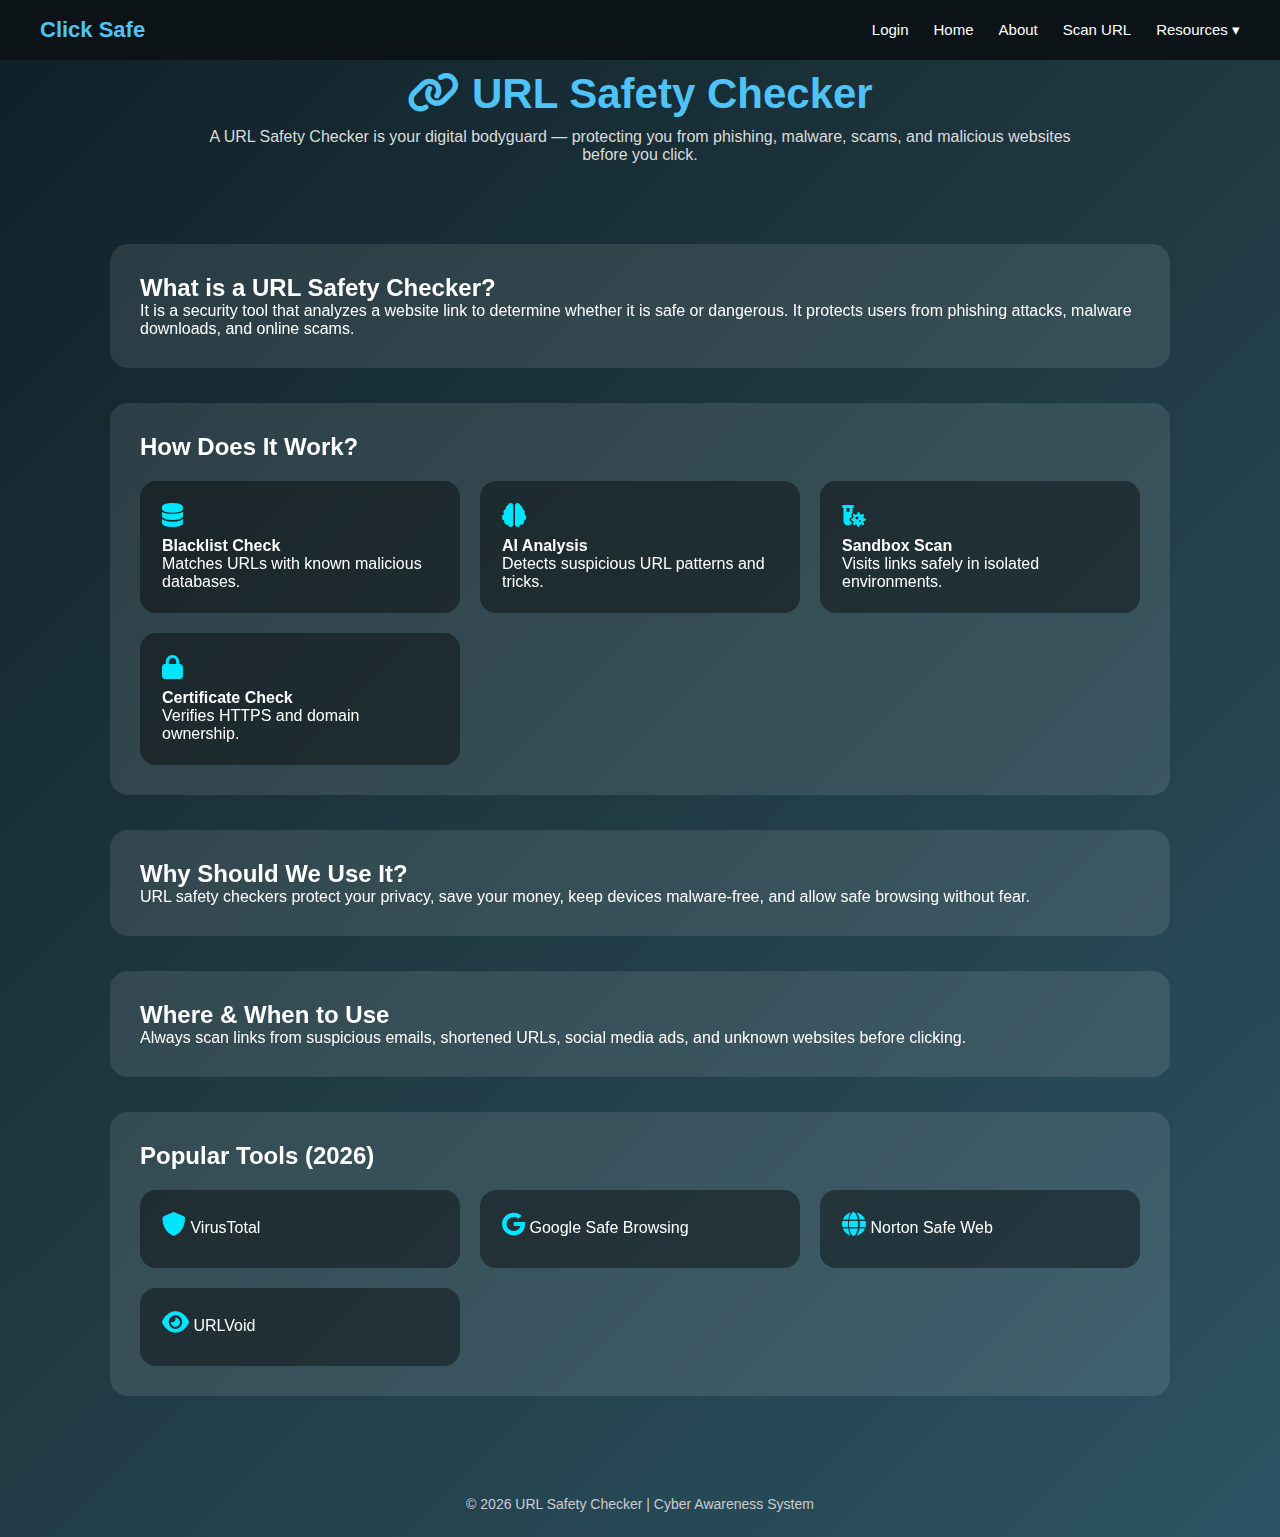
<file: URL Safety Checker.html>
<!DOCTYPE html>
<html lang="en">
<head>
<meta charset="UTF-8">
<title>URL Safety Checker</title>
<meta name="viewport" content="width=device-width, initial-scale=1.0">

<!-- ICONS -->
<link rel="stylesheet" href="https://cdnjs.cloudflare.com/ajax/libs/font-awesome/6.5.0/css/all.min.css">

<style>
*{
    margin:0;
    padding:0;
    box-sizing:border-box;
    cursor: pointer;
}

body{
    font-family:"Segoe UI", sans-serif;
    background:linear-gradient(135deg,#0f2027,#203a43,#2c5364);
    color:#fff;
    min-height:100vh;
    overflow-x:hidden;
}
/* ===== NAVBAR ===== */
.navbar {
    position: fixed;
    top: 0;
    left: 0;
    width: 100%;
    height: 60px;
    background: #0b1316;
    display: flex;
    align-items: center;
    justify-content: space-between;
    padding: 0 40px;
    z-index: 9999;
}

.logo {
    color: #4fc3f7;
    font-size: 22px;
}

.nav-links {
    list-style: none;
    display: flex;
    gap: 25px;
}

.nav-links li a {
    color: white;
    text-decoration: none;
    font-size: 15px;
}

.nav-links li a:hover {
    color: #4fc3f7;
}

/* DROPDOWN */
/* DROPDOWN */
.dropdown {
    position: relative;
}

.dropdown-menu {
    display: none;
    position: absolute;
    top: 35px;
    right: 0;
    background: #111;
    list-style: none;
    min-width: 180px;
    border-radius: 6px;
    padding: 8px 0;
    z-index: 9999;
}

.dropdown-menu li a {
    padding: 8px 16px;
    display: block;
    color: white;
}

.dropdown-menu li a:hover {
    background: #1a1a1a;
}


.dropdown-menu.show {
    display: block;
}


/* CUSTOM CURSOR */
.cursor{
    width:14px;
    height:14px;
    background:#00e5ff;
    border-radius:50%;
    position:fixed;
    pointer-events:none;
    transform:translate(-50%,-50%);
    z-index:1000;
    box-shadow:0 0 15px #00e5ff;
}

/* HEADER */
.header{
    text-align:center;
    padding:70px 20px 40px;
    animation:slideDown 1.2s ease;
}

.header h1{
    font-size:42px;
    color:#4fc3f7;
}

.header p{
    margin-top:10px;
    color:#dcdcdc;
    max-width:900px;
    margin-inline:auto;
}

/* IMAGE (TOP RIGHT CORNER) */
.corner-img{
    position:absolute;
    top:20px;
    right:20px;
    width:180px;
    border-radius:14px;
    box-shadow:0 0 25px rgba(0,0,0,0.6);
}

/* CONTENT */
.container{
    max-width:1100px;
    margin:auto;
    padding:40px 20px;
}

/* SECTION */
.section{
    background:rgba(255,255,255,0.1);
    backdrop-filter:blur(6px);
    border-radius:18px;
    padding:30px;
    margin-bottom:35px;
    animation:fadeUp 1.2s ease;
}

/* CARDS */
.cards{
    display:grid;
    grid-template-columns:repeat(auto-fit,minmax(240px,1fr));
    gap:20px;
    margin-top:20px;
}

.card{
    background:rgba(0,0,0,0.4);
    padding:22px;
    border-radius:16px;
    transition:0.3s;
}

.card:hover{
    transform:translateY(-8px) scale(1.02);
}

.card i{
    font-size:24px;
    color:#00e5ff;
    margin-bottom:10px;
}

/* CENTER IMAGE */
.center-img{
    display:block;
    margin:40px auto;
    width:70%;
    max-width:600px;
    border-radius:20px;
    box-shadow:0 20px 40px rgba(0,0,0,0.6);
    animation:fadeUp 1.5s ease;
}


/* FOOTER */
.footer{
    text-align:center;
    padding:25px;
    color:#ccc;
    font-size:14px;
}

/* ANIMATIONS */
@keyframes fadeUp{
    from{opacity:0;transform:translateY(40px);}
    to{opacity:1;transform:translateY(0);}
}

@keyframes slideDown{
    from{opacity:0;transform:translateY(-40px);}
    to{opacity:1;transform:translateY(0);}
}
</style>
</head>
<script>
function toggleDropdown(e) {
    e.preventDefault();
    document.getElementById("resourcesMenu").classList.toggle("show");
}

window.onclick = function(event) {
    if (!event.target.closest(".dropdown")) {
        let menu = document.getElementById("resourcesMenu");
        if (menu) menu.classList.remove("show");
    }
}
</script>

<body>
      <!-- NAVBAR -->
<nav class="navbar">
    <h1 class="logo">Click Safe</h1>
    <ul class="nav-links">
        <li><a href="login.html">Login</a></li>
        <li><a href="index.html">Home</a></li>
        <li><a href="About.html">About</a></li>
        <li><a href="scan url.html">Scan URL</a></li>

        <li class="dropdown">
            <a href="#" role="button" aria-haspopup="true" onclick="toggleDropdown(event)">
    Resources ▾
</a>

            <ul class="dropdown-menu" id="resourcesMenu">
                <li><a href="resources.html">All Resources</a></li>
                <li><a href="Phishing Detection.html">Phishing Detection</a></li>
                <li><a href="Detection Reports.html">Detection Reports</a></li>
                <li><a href="URL Safety Checker.html">URL Safety Checker</a></li>
            </ul>
        </li>
    </ul>
</nav>

<div class="cursor"></div>



<!-- HEADER -->
<div class="header">
    <h1><i class="fa-solid fa-link"></i> URL Safety Checker</h1>
    <p>
        A URL Safety Checker is your digital bodyguard — protecting you from phishing,
        malware, scams, and malicious websites before you click.
    </p>
</div>

<div class="container">

    <div class="section">
        <h2>What is a URL Safety Checker?</h2>
        <p>
            It is a security tool that analyzes a website link to determine whether it is safe or dangerous.
            It protects users from phishing attacks, malware downloads, and online scams.
        </p>
    </div>

    <div class="section">
        <h2>How Does It Work?</h2>
        <div class="cards">
            <div class="card">
                <i class="fa-solid fa-database"></i>
                <p><b>Blacklist Check</b><br>Matches URLs with known malicious databases.</p>
            </div>
            <div class="card">
                <i class="fa-solid fa-brain"></i>
                <p><b>AI Analysis</b><br>Detects suspicious URL patterns and tricks.</p>
            </div>
            <div class="card">
                <i class="fa-solid fa-vial-virus"></i>
                <p><b>Sandbox Scan</b><br>Visits links safely in isolated environments.</p>
            </div>
            <div class="card">
                <i class="fa-solid fa-lock"></i>
                <p><b>Certificate Check</b><br>Verifies HTTPS and domain ownership.</p>
            </div>
        </div>
    </div>

   

    <div class="section">
        <h2>Why Should We Use It?</h2>
        <p>
            URL safety checkers protect your privacy, save your money,
            keep devices malware-free, and allow safe browsing without fear.
        </p>
    </div>

    <div class="section">
        <h2>Where & When to Use</h2>
        <p>
            Always scan links from suspicious emails, shortened URLs,
            social media ads, and unknown websites before clicking.
        </p>
    </div>

    <div class="section">
        <h2>Popular Tools (2026)</h2>
        <div class="cards">
            <div class="card"><i class="fa-solid fa-shield"></i> VirusTotal</div>
            <div class="card"><i class="fa-brands fa-google"></i> Google Safe Browsing</div>
            <div class="card"><i class="fa-solid fa-globe"></i> Norton Safe Web</div>
            <div class="card"><i class="fa-solid fa-eye"></i> URLVoid</div>
        </div>
    </div>

    

</div>

<div class="footer">
    © 2026 URL Safety Checker | Cyber Awareness System
</div>

<script>
const cursor = document.querySelector(".cursor");
document.addEventListener("mousemove", e=>{
    cursor.style.left = e.clientX + "px";
    cursor.style.top = e.clientY + "px";
});
</script>

</body>
</html>
</file>
<file: style1.css>
* {
            margin: 0;
            padding: 0;
            box-sizing: border-box;
        }

        body {
            font-family: 'Segoe UI', Tahoma, Geneva, Verdana, sans-serif;
            background: linear-gradient(135deg, #0e6f8f 0%, #19a6d1 50%, #1fb6d9 100%);

            display: flex;
            justify-content: center;
            align-items: center;
            min-height: 100vh;
            overflow: hidden;
        }
            /* DROPDOWN MENU */
.dropdown {
    position: relative;
}


.dropdown-menu {
    display: none;
    position: absolute;
    top: 35px;
    right: 0;
    background: rgba(0, 0, 0, 0.85);
    min-width: 180px;
    border-radius: 8px;
    padding: 10px 0;
    z-index: 100;
}

.dropdown-menu li {
    list-style: none;
}

.dropdown-menu li a {
    color: white;
    padding: 10px 15px;
    display: block;
    font-size: 14px;
}

.dropdown-menu li a:hover {
    background: #4fc3f7;
    color: #0f2027;
}

/* Show dropdown */
.dropdown-menu.show {
    display: block;
}


    /* NAVBAR */
   nav {
    position: fixed;
    top: 0;
    left: 0;
    width: 100%;
    height: 60px;
    display: flex;
    justify-content: space-between;
    align-items: center;
    padding: 0 40px;
    background: #0b1316;   /* solid dark */
    z-index: 9999;        /* stays on top */
}


    nav h1 {
        color: #4fc3f7;
        font-size: 22px;
    }

    nav ul {
        list-style: none;
        display: flex;
        gap: 20px;
        margin: 0;
        padding: 0;
    }

    nav ul li a {
    color: #ffffff;
    text-decoration: none;
    font-size: 15px;
    transition: color 0.3s;
}

nav ul li a:hover {
    color: #4fc3f7;
}


        .login-container {
            position: relative;
            width: 450px;
            height: 450px;
            display: flex;
            justify-content: center;
            align-items: center;
        }

        .circles-wrapper {
            position: absolute;
            width: 100%;
            height: 100%;
            animation: rotate 20s linear infinite;
        }

        .circle {
            position: absolute;
            width: 100%;
            height: 100%;
            border-radius: 50%;
            border: 5px solid;
            top: 50%;
            left: 50%;
            transform: translate(-50%, -50%);
        }

        .circle:nth-child(1) {
            border-color: #e91e63;
            animation: pulse1 3s ease-in-out infinite;
        }

        .circle:nth-child(2) {
            border-color: #ffd700;
            animation: pulse2 3s ease-in-out infinite 0.5s;
        }

        .circle:nth-child(3) {
            border-color: #00bcd4;
            animation: pulse3 3s ease-in-out infinite 1s;
        }

        .circle:nth-child(4) {
            border-color: #9ccc65;
            animation: pulse4 3s ease-in-out infinite 1.5s;
        }

        @keyframes rotate {
            0% {
                transform: rotate(0deg);
            }

            100% {
                transform: rotate(360deg);
            }
        }

        @keyframes pulse1 {
            0% {
                transform: translate(-50%, -50%) scale(0.95);
                opacity: 0.8;
                border-radius: 45% 55% 48% 52% / 42% 48% 52% 58%;
            }

            25% {
                transform: translate(-50%, -50%) scale(1.02);
                opacity: 0.9;
                border-radius: 58% 42% 55% 45% / 48% 62% 38% 52%;
            }

            50% {
                transform: translate(-50%, -50%) scale(1.05);
                opacity: 1;
                border-radius: 52% 48% 62% 38% / 53% 45% 55% 47%;
            }

            75% {
                transform: translate(-50%, -50%) scale(0.98);
                opacity: 0.9;
                border-radius: 38% 62% 45% 55% / 58% 52% 48% 42%;
            }

            100% {
                transform: translate(-50%, -50%) scale(0.95);
                opacity: 0.8;
                border-radius: 45% 55% 48% 52% / 42% 48% 52% 58%;
            }
        }

        @keyframes pulse2 {
            0% {
                transform: translate(-50%, -50%) scale(0.92) rotate(10deg);
                opacity: 0.8;
                border-radius: 55% 45% 58% 42% / 52% 48% 52% 48%;
            }

            25% {
                transform: translate(-50%, -50%) scale(1.0) rotate(10deg);
                opacity: 0.9;
                border-radius: 42% 58% 45% 55% / 48% 60% 40% 52%;
            }

            50% {
                transform: translate(-50%, -50%) scale(1.08) rotate(10deg);
                opacity: 1;
                border-radius: 48% 52% 40% 60% / 55% 45% 55% 45%;
            }

            75% {
                transform: translate(-50%, -50%) scale(1.0) rotate(10deg);
                opacity: 0.9;
                border-radius: 60% 40% 52% 48% / 42% 58% 42% 58%;
            }

            100% {
                transform: translate(-50%, -50%) scale(0.92) rotate(10deg);
                opacity: 0.8;
                border-radius: 55% 45% 58% 42% / 52% 48% 52% 48%;
            }
        }

        @keyframes pulse3 {
            0% {
                transform: translate(-50%, -50%) scale(0.98) rotate(-10deg);
                opacity: 0.8;
                border-radius: 40% 60% 52% 48% / 45% 55% 45% 55%;
            }

            25% {
                transform: translate(-50%, -50%) scale(1.05) rotate(-10deg);
                opacity: 0.9;
                border-radius: 52% 48% 45% 55% / 58% 42% 58% 42%;
            }

            50% {
                transform: translate(-50%, -50%) scale(1.02) rotate(-10deg);
                opacity: 1;
                border-radius: 60% 40% 58% 42% / 52% 48% 52% 48%;
            }

            75% {
                transform: translate(-50%, -50%) scale(0.95) rotate(-10deg);
                opacity: 0.9;
                border-radius: 45% 55% 42% 58% / 40% 60% 40% 60%;
            }

            100% {
                transform: translate(-50%, -50%) scale(0.98) rotate(-10deg);
                opacity: 0.8;
                border-radius: 40% 60% 52% 48% / 45% 55% 45% 55%;
            }
        }

        @keyframes pulse4 {
            0% {
                transform: translate(-50%, -50%) scale(1) rotate(5deg);
                opacity: 0.8;
                border-radius: 48% 52% 55% 45% / 50% 50% 50% 50%;
            }

            25% {
                transform: translate(-50%, -50%) scale(1.08) rotate(5deg);
                opacity: 0.9;
                border-radius: 62% 38% 48% 52% / 45% 55% 45% 55%;
            }

            50% {
                transform: translate(-50%, -50%) scale(1.1) rotate(5deg);
                opacity: 1;
                border-radius: 50% 50% 38% 62% / 58% 42% 58% 42%;
            }

            75% {
                transform: translate(-50%, -50%) scale(1.05) rotate(5deg);
                opacity: 0.9;
                border-radius: 38% 62% 52% 48% / 52% 48% 52% 48%;
            }

            100% {
                transform: translate(-50%, -50%) scale(1) rotate(5deg);
                opacity: 0.8;
                border-radius: 48% 52% 55% 45% / 50% 50% 50% 50%;
            }
        }

        .login-box {
            position: relative;
            z-index: 10;
            background: transparent;
            padding: 40px;
            border-radius: 20px;
            width: 320px;
            text-align: center;
        }

        h2 {
            color: #8b1538;
            margin-bottom: 30px;
            font-size: 28px;
            font-weight: 600;
        }

        .input-group {
            margin-bottom: 20px;
        }

        input {
            width: 100%;
            padding: 12px 20px;
            border: 2px solid #8b1538;
            border-radius: 25px;
            font-size: 14px;
            transition: all 0.3s ease;
            outline: none;
            background: white;
        }

        input:focus {
            border-color: #8b1538;
            box-shadow: 0 0 0 3px rgba(139, 21, 56, 0.1);
        }

        .sign-in-btn {
            width: 100%;
            padding: 12px;
            background: linear-gradient(to right, #8b1538, #00bcd4);
            border: none;
            border-radius: 25px;
            color: white;
            font-size: 16px;
            font-weight: 600;
            cursor: pointer;
            transition: all 0.3s ease;
            margin-top: 10px;
        }

        .sign-in-btn:hover {
            transform: translateY(-2px);
            box-shadow: 0 5px 20px rgba(139, 21, 56, 0.3);
        }

        .sign-in-btn:active {
            transform: translateY(0);
        }

        .links {
            display: flex;
            justify-content: space-between;
            margin-top: 20px;
            font-size: 13px;
        }

        .links a {
            color: #8b1538;
            text-decoration: none;
            transition: all 0.3s ease;
        }

        .links a:hover {
            color: #00bcd4;
            text-decoration: underline;
        }
</file>
